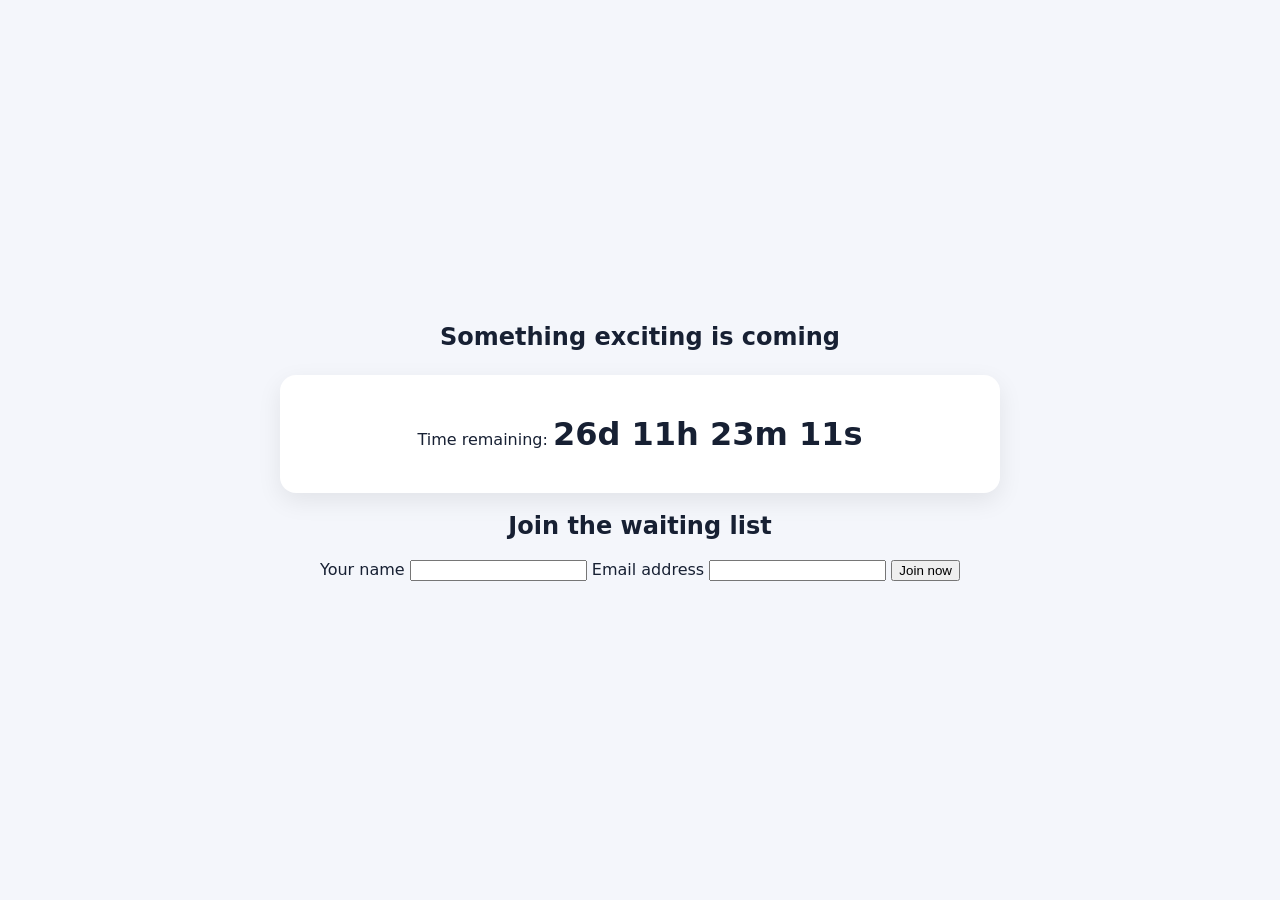
<file: index.html>
<!DOCTYPE html>
<html lang="en">
<head>
  <meta charset="UTF-8">
  <meta name="viewport" content="width=device-width, initial-scale=1.0">
  <title>Resilient Landing Page</title>
  <link rel="stylesheet" href="./css/style.css">
  <script type="module" src="./js/main.js"></script>
</head>
<body>
  <main>
    <section aria-labelledby="countdown-title">
      <h1 id="countdown-title">Something exciting is coming</h1>

      <div id="countdown" aria-live="off">
        <p>Time remaining: <span id="countdown-value">Loading...</span></p>
      </div>
    </section>
    
    <section aria-labelledby="signup-title">
        <h2 id="signup-title">Join the waiting list</h2>
    
        <form id="signup-form">
        <label for="name">Your name</label>
        <input
            id="name"
            name="name"
            type="text"
            maxlength="80"
            autocomplete="name"
            required
        >
    
        <label for="email">Email address</label>
        <input
            id="email"
            name="email"
            type="email"
            maxlength="254"
            autocomplete="email"
            required
        >
    
        <button id="submit-button" type="submit">Join now</button>
        <p id="form-status" role="status" aria-live="polite"></p>
        </form>
    </section>
  
  </main>
</body>
</html>
</file>
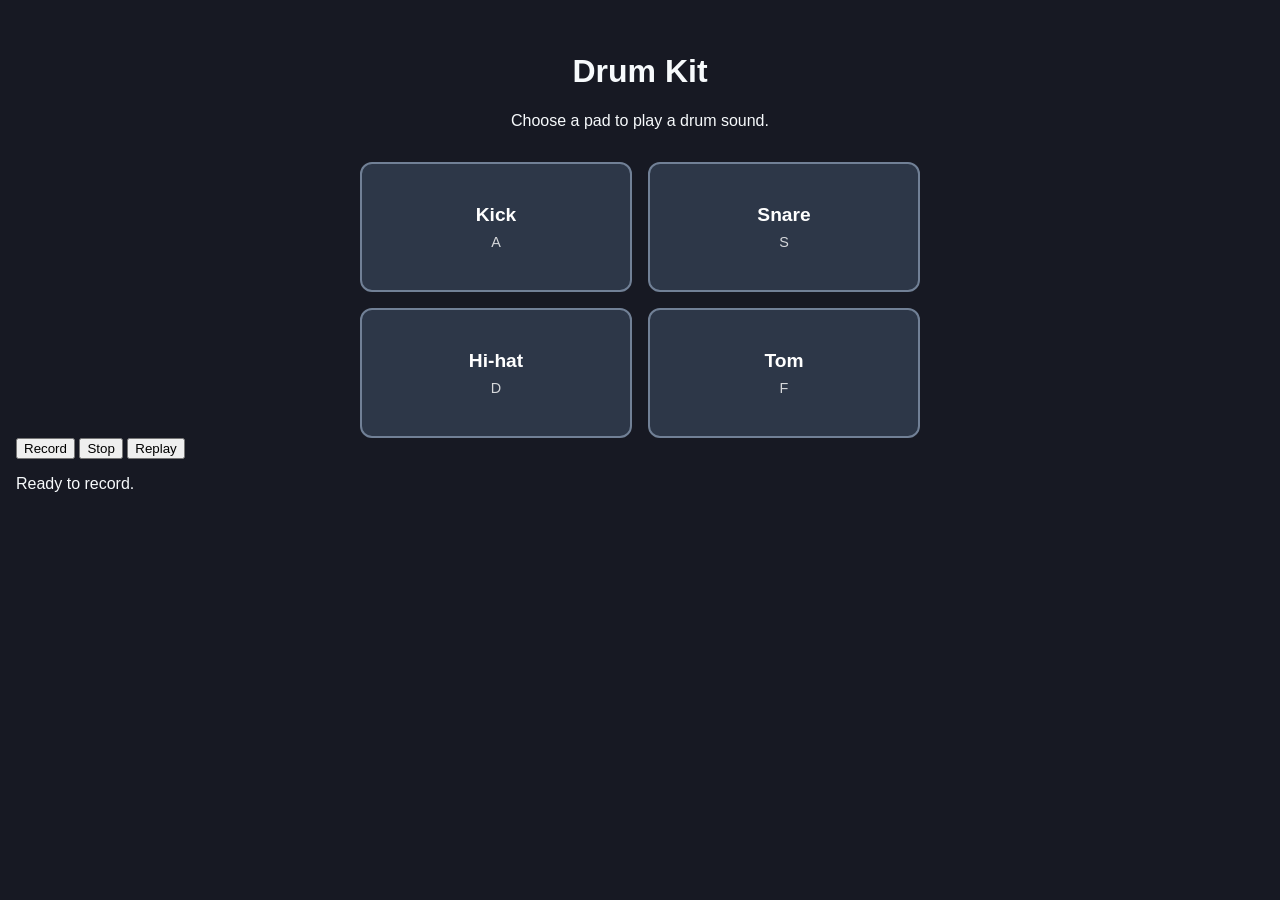
<file: HW2-drum-kit/index.html>
<!DOCTYPE html>
<html lang="en">
<head>
  <meta charset="UTF-8">
  <meta name="viewport" content="width=device-width, initial-scale=1.0">
  <meta name="description" content="A browser-based drum kit with keyboard-accessible sound pads.">
  <title>Drum Kit Engine</title>
  <link rel="stylesheet" href="css/style.css">
</head>
<body>
  <script type="module">
    import { AudioEngine } from "./js/audio-engine.js";
    import { initializeKeyboard } from "./js/input-handler.js";
    import { BeatRecorder } from "./js/beat-recorder.js";

    const pads = document.querySelectorAll(".drum-pad");
  
    // Use each data-sound path as the sound identifier.
    const soundPaths = Object.fromEntries(
      Array.from(pads, (pad) => [
        pad.dataset.sound,
        pad.dataset.sound
      ])
    );
  
    const engine = new AudioEngine(soundPaths);
    const recorder = new BeatRecorder();

    const status = document.querySelector("#recorder-status");
    const recordButton = document.querySelector("#record-button");
    const stopButton = document.querySelector("#stop-button");
    const replayButton = document.querySelector("#replay-button");

    function activatePad(pad, { fromReplay = false } = {}) {
      engine.play(pad.dataset.sound);

      if (!fromReplay) {
        recorder.record(pad.dataset.key);
      }
    }
  
    initializeKeyboard({
      pads,
      activatePad
    });

    recordButton.addEventListener("click", () => {
  recorder.startRecording();
  status.textContent = "Recording...";
});

stopButton.addEventListener("click", () => {
  const recording = recorder.stopRecording();
  status.textContent = `Recording stopped. ${recording.length} beat(s) recorded.`;
});

    replayButton.addEventListener("click", () => {
      const recording = recorder.getRecording();

      if (recording.length === 0) {
        status.textContent = "No beats recorded yet.";
        return;
      }

      status.textContent = "Replaying...";

      recorder.replay((key) => {
        const pad = Array.from(pads).find(
          (item) => item.dataset.key.toLowerCase() === key
        );

        if (pad) {
          activatePad(pad, { fromReplay: true });
        }
      });
    });
  </script>

  <header class="page-header">
    <h1>Drum Kit</h1>
    <p>Choose a pad to play a drum sound.</p>
  </header>

  <main>
    <section class="drum-kit" aria-label="Drum sound pads">
      <button
        class="drum-pad"
        type="button"
        data-key="a"
        data-sound="assets/sounds/kick.wav"
        aria-label="Kick drum, keyboard key A"
      >
        <span class="pad-name">Kick</span>
        <span class="pad-key" aria-hidden="true">A</span>
      </button>

      <button
        class="drum-pad"
        type="button"
        data-key="s"
        data-sound="assets/sounds/snare.wav"
        aria-label="Snare drum, keyboard key S"
      >
        <span class="pad-name">Snare</span>
        <span class="pad-key" aria-hidden="true">S</span>
      </button>

      <button
        class="drum-pad"
        type="button"
        data-key="d"
        data-sound="assets/sounds/hihat.wav"
        aria-label="Hi-hat, keyboard key D"
      >
        <span class="pad-name">Hi-hat</span>
        <span class="pad-key" aria-hidden="true">D</span>
      </button>

      <button
        class="drum-pad"
        type="button"
        data-key="f"
        data-sound="assets/sounds/tom.wav"
        aria-label="Tom drum, keyboard key F"
      >
        <span class="pad-name">Tom</span>
        <span class="pad-key" aria-hidden="true">F</span>
      </button>
    </section>

    
    <section class="recorder-controls" aria-label="Beat recorder controls">
      <button id="record-button" type="button">Record</button>
      <button id="stop-button" type="button">Stop</button>
      <button id="replay-button" type="button">Replay</button>
      <p id="recorder-status" role="status" aria-live="polite">
        Ready to record.
      </p>
    </section>

  </main>
</body>
</html>
</file>
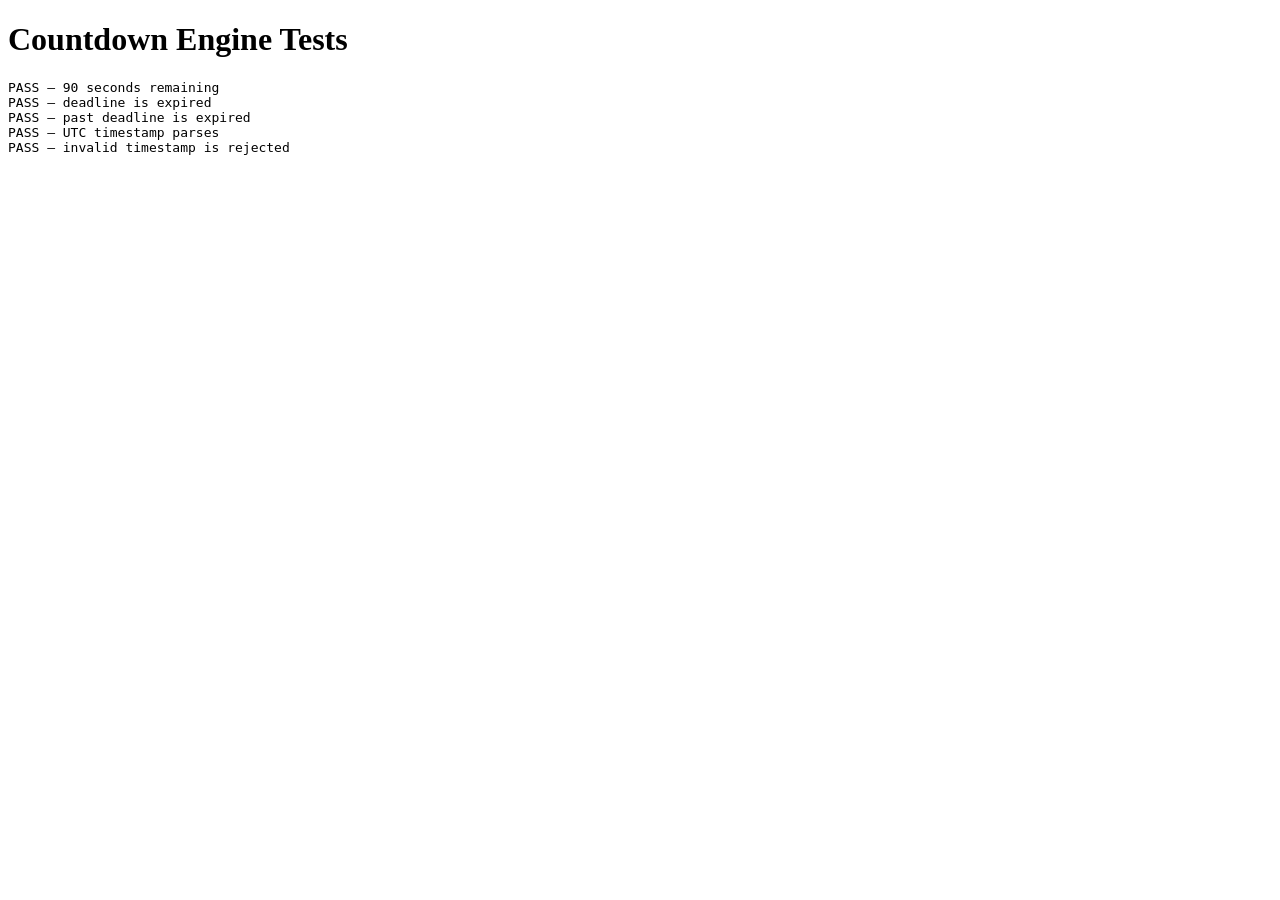
<file: countdown-test.html>
<!DOCTYPE html>
<html lang="en">
<head>
  <meta charset="UTF-8">
  <meta name="viewport" content="width=device-width, initial-scale=1.0">
  <title>Countdown Engine Tests</title>
</head>
<body>
  <h1>Countdown Engine Tests</h1>
  <pre id="results"></pre>
  <script type="module">
    import { getRemainingTime } from "./js/countdown.js";

    const results = document.querySelector("#results");

    function test(name, condition) {
      results.textContent += `${condition ? "PASS" : "FAIL"} — ${name}\n`;
      if (!condition) console.error(`FAIL — ${name}`);
    }

    const target = "2026-12-31T17:00:00Z";
    const deadline = Date.parse(target);

    const result = getRemainingTime(target, deadline - 90000);
    test("90 seconds remaining", result.minutes === 1 && result.seconds === 30);
    test("deadline is expired", getRemainingTime(target, deadline).expired);
    test("past deadline is expired", getRemainingTime(target, deadline + 5000).expired);
    test("UTC timestamp parses", Number.isFinite(deadline));

    try {
      getRemainingTime("not-a-timestamp");
      test("invalid timestamp is rejected", false);
    } catch {
      test("invalid timestamp is rejected", true);
    }
  </script>
</body>
</html>
</file>
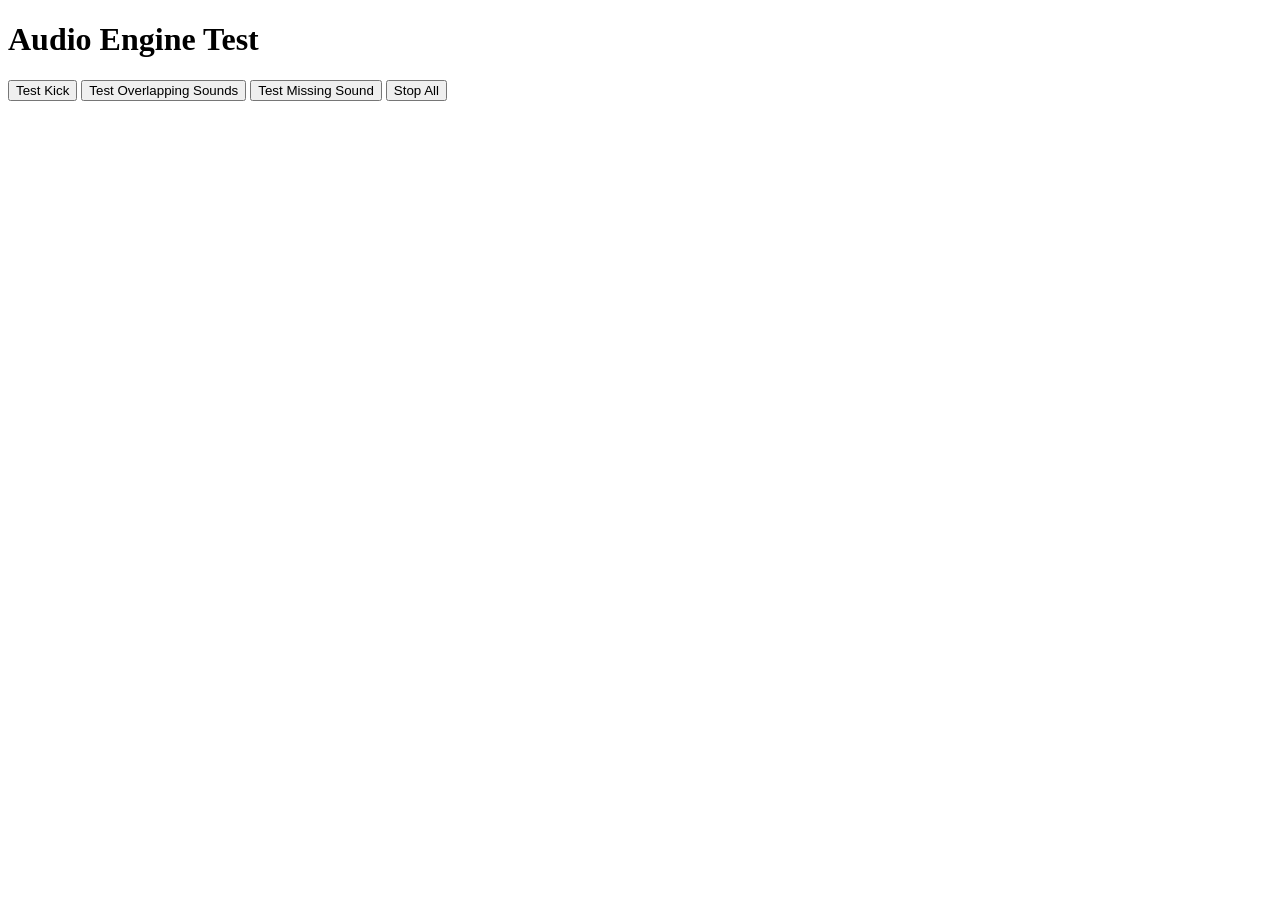
<file: HW2-drum-kit/audio-engine-test.html>
<!DOCTYPE html>
<html lang="en">
<head>
  <meta charset="UTF-8">
  <meta name="viewport" content="width=device-width, initial-scale=1.0">
  <title>Audio Engine Test</title>
</head>
<body>
  <h1>Audio Engine Test</h1>

  <button id="test-kick">Test Kick</button>
  <button id="test-overlap">Test Overlapping Sounds</button>
  <button id="test-missing">Test Missing Sound</button>
  <button id="test-stop">Stop All</button>

  <script type="module">
    import { AudioEngine } from "./js/audio-engine.js";

    const engine = new AudioEngine({
      kick: "./assets/sounds/kick.wav",
      snare: "./assets/sounds/snare.wav"
    });

    document.querySelector("#test-kick").addEventListener("click", () => {
      engine.play("kick");
    });

    document.querySelector("#test-overlap").addEventListener("click", () => {
      engine.play("kick");
      engine.play("snare");
    });

    document.querySelector("#test-missing").addEventListener("click", () => {
      engine.play("unknown-sound");
    });

    document.querySelector("#test-stop").addEventListener("click", () => {
      engine.stopAll();
    });
  </script>
</body>
</html>
</file>
<file: css/style.css>
* {
    box-sizing: border-box;
  }
  
  body {
    margin: 0;
    min-height: 100vh;
    font-family: system-ui, sans-serif;
    display: grid;
    place-items: center;
    padding: 24px;
    background: #f4f6fb;
    color: #172033;
  }
  
  main {
    width: min(100%, 720px);
    text-align: center;
  }
  
  #countdown {
    margin-top: 24px;
    padding: 24px;
    border-radius: 16px;
    background: white;
    box-shadow: 0 8px 24px rgb(0 0 0 / 8%);
  }
  
  #countdown-value {
    font-size: clamp(1.25rem, 4vw, 2rem);
    font-weight: 700;
    overflow-wrap: anywhere;
  }
</file>
<file: HW2-drum-kit/css/style.css>
* {
  box-sizing: border-box;
}

body {
  margin: 0;
  padding: 2rem 1rem;
  font-family: Arial, sans-serif;
  background: #171923;
  color: #f7fafc;
}

.page-header {
  text-align: center;
  margin-bottom: 2rem;
}

.drum-kit {
  display: grid;
  grid-template-columns: repeat(2, minmax(0, 1fr));
  gap: 1rem;
  max-width: 560px;
  margin: 0 auto;
}

.drum-pad {
  display: flex;
  min-height: 130px;
  flex-direction: column;
  align-items: center;
  justify-content: center;
  gap: 0.5rem;
  border: 2px solid #718096;
  border-radius: 12px;
  background: #2d3748;
  color: #fff;
  cursor: pointer;
  font: inherit;
}

.drum-pad:hover {
  background: #4a5568;
}

.drum-pad:focus-visible {
  outline: 3px solid #90cdf4;
  outline-offset: 3px;
}

.pad-name {
  font-size: 1.2rem;
  font-weight: 700;
}

.pad-key {
  font-size: 0.9rem;
  opacity: 0.8;
}

@media (max-width: 375px) {
  .drum-kit {
    grid-template-columns: 1fr;
  }
}
</file>
